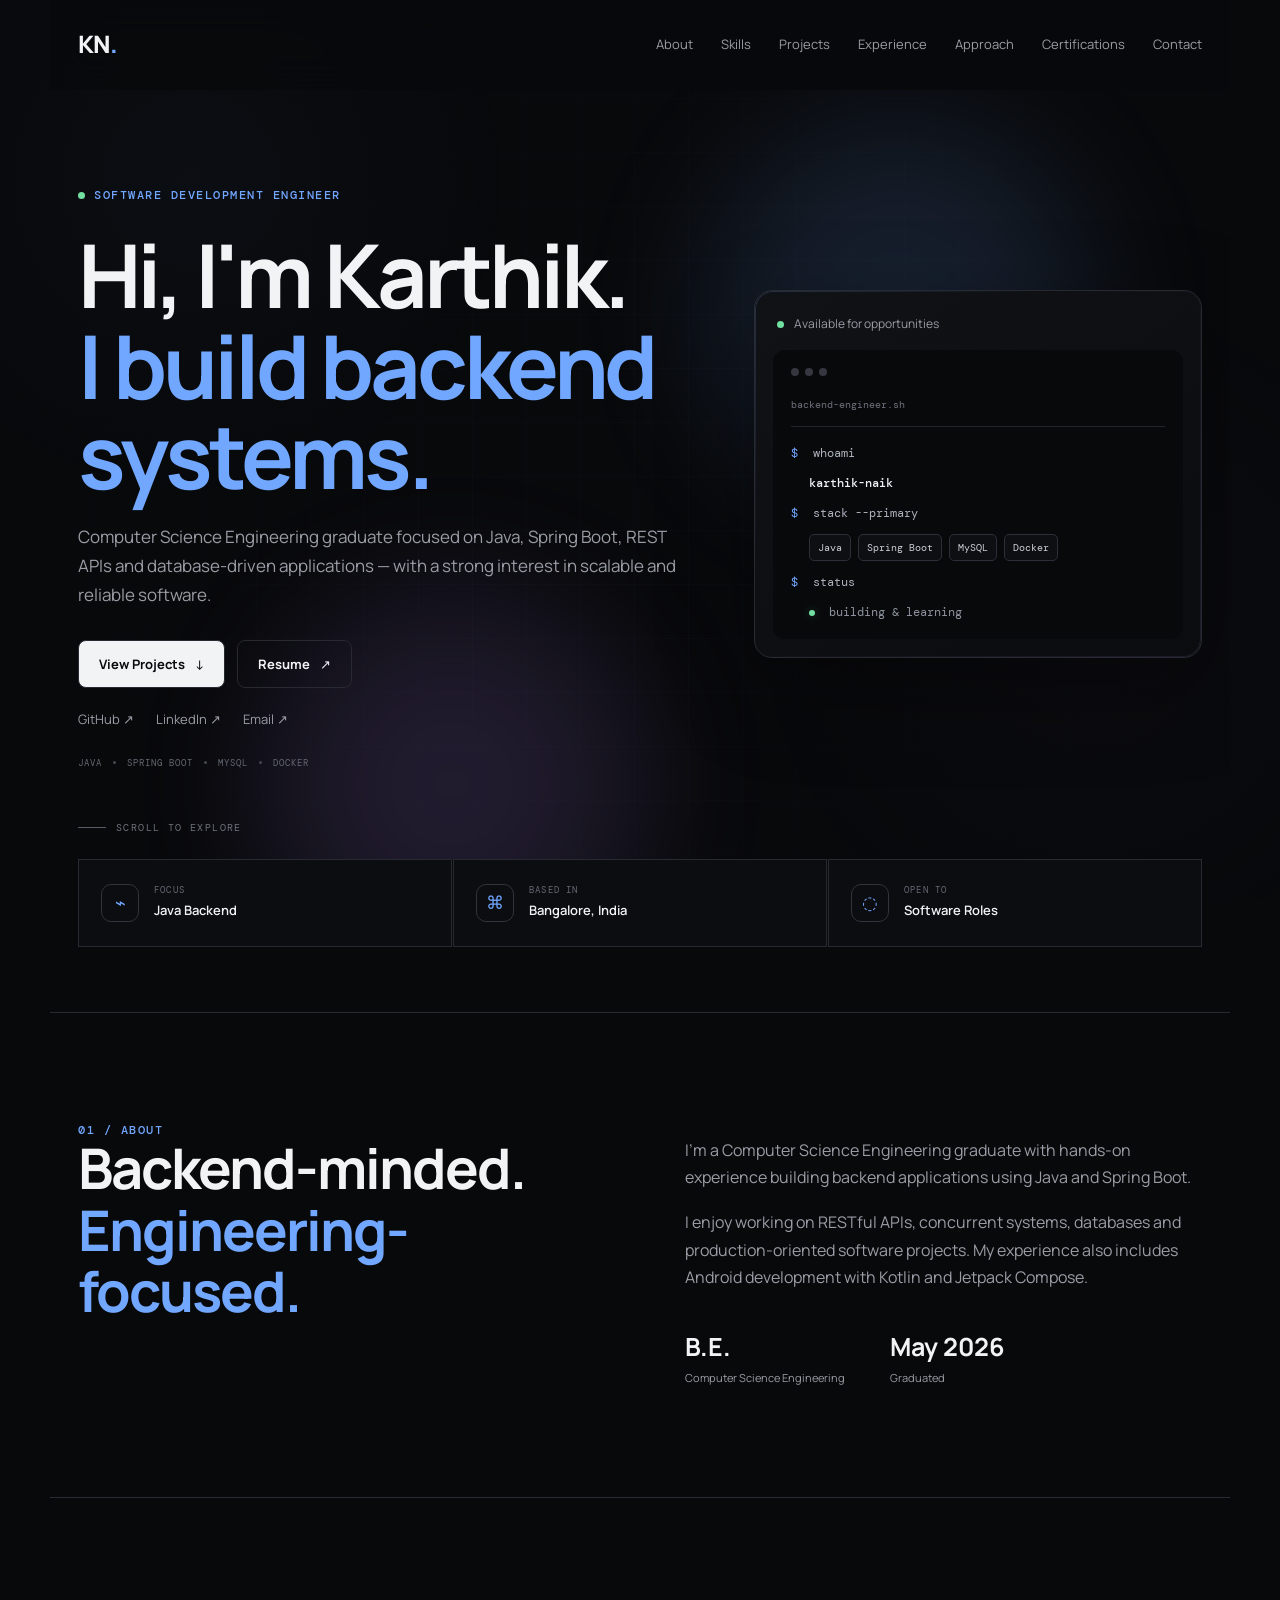
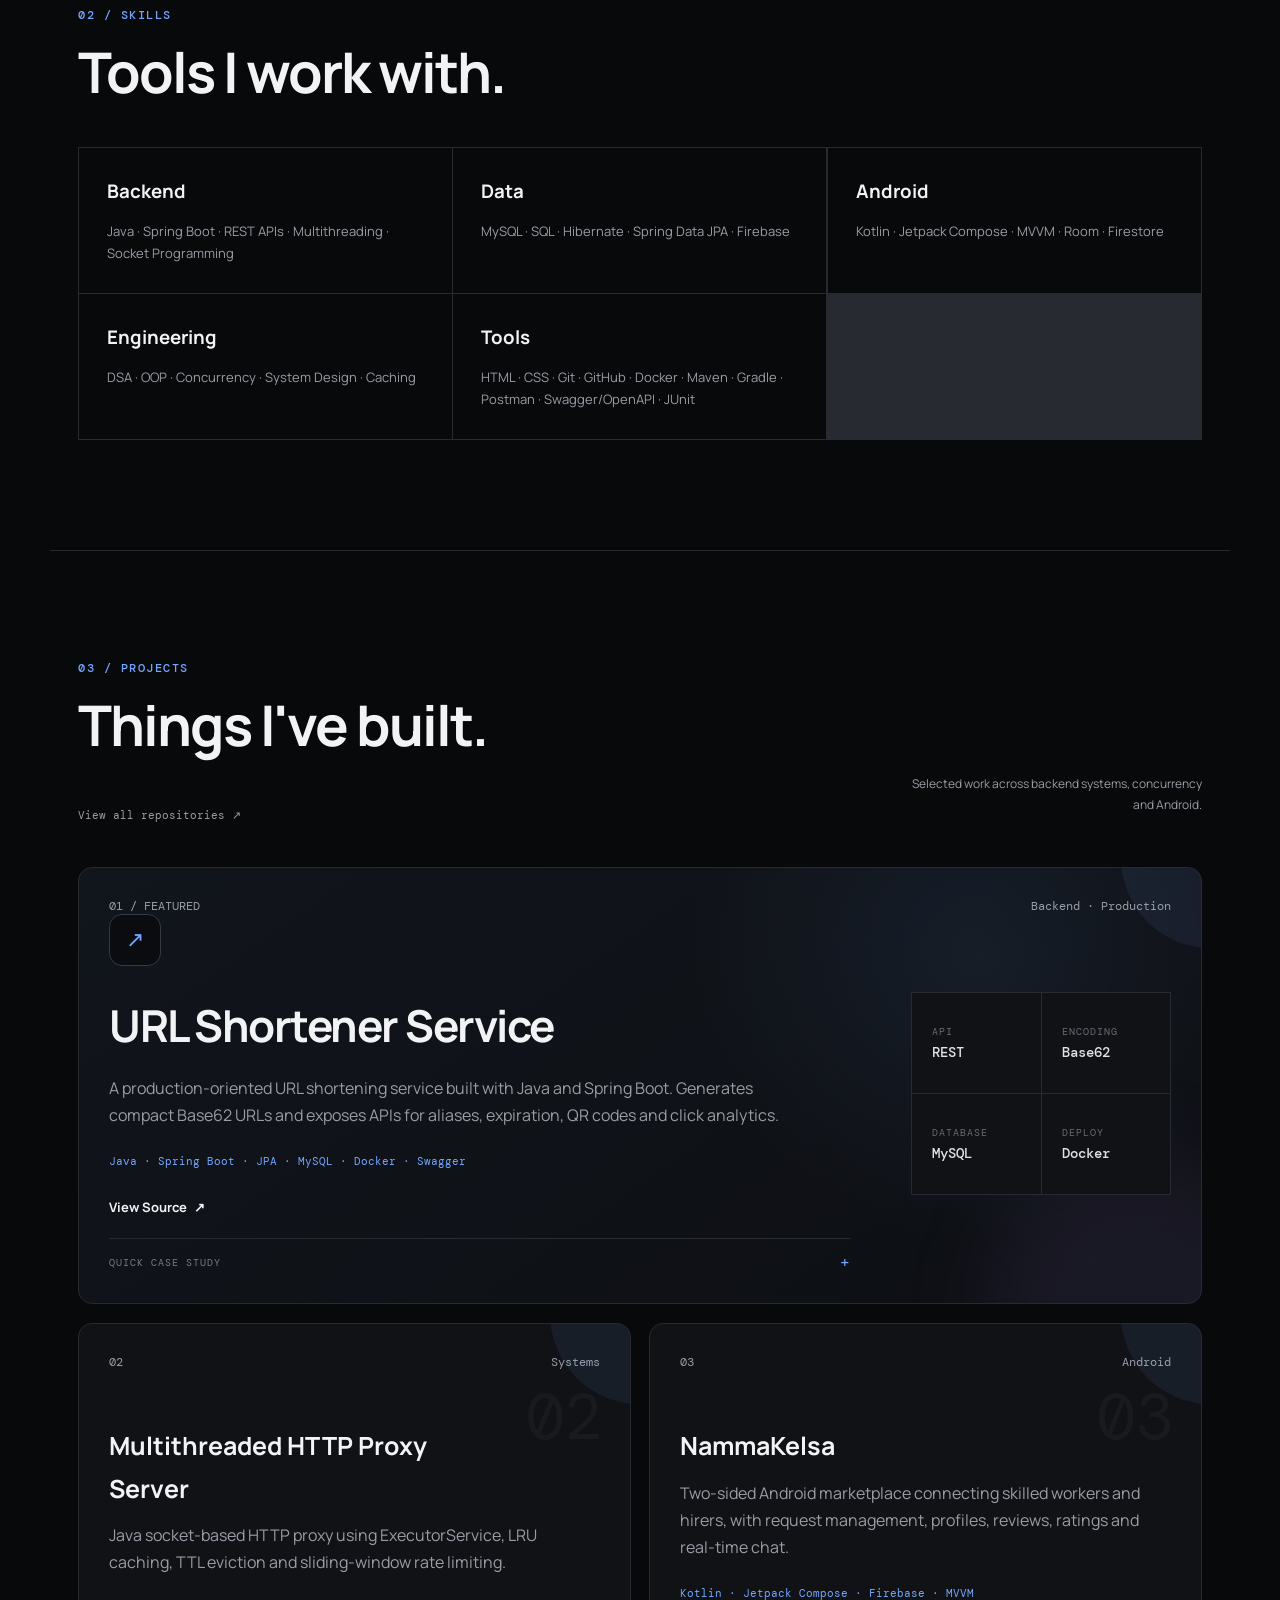
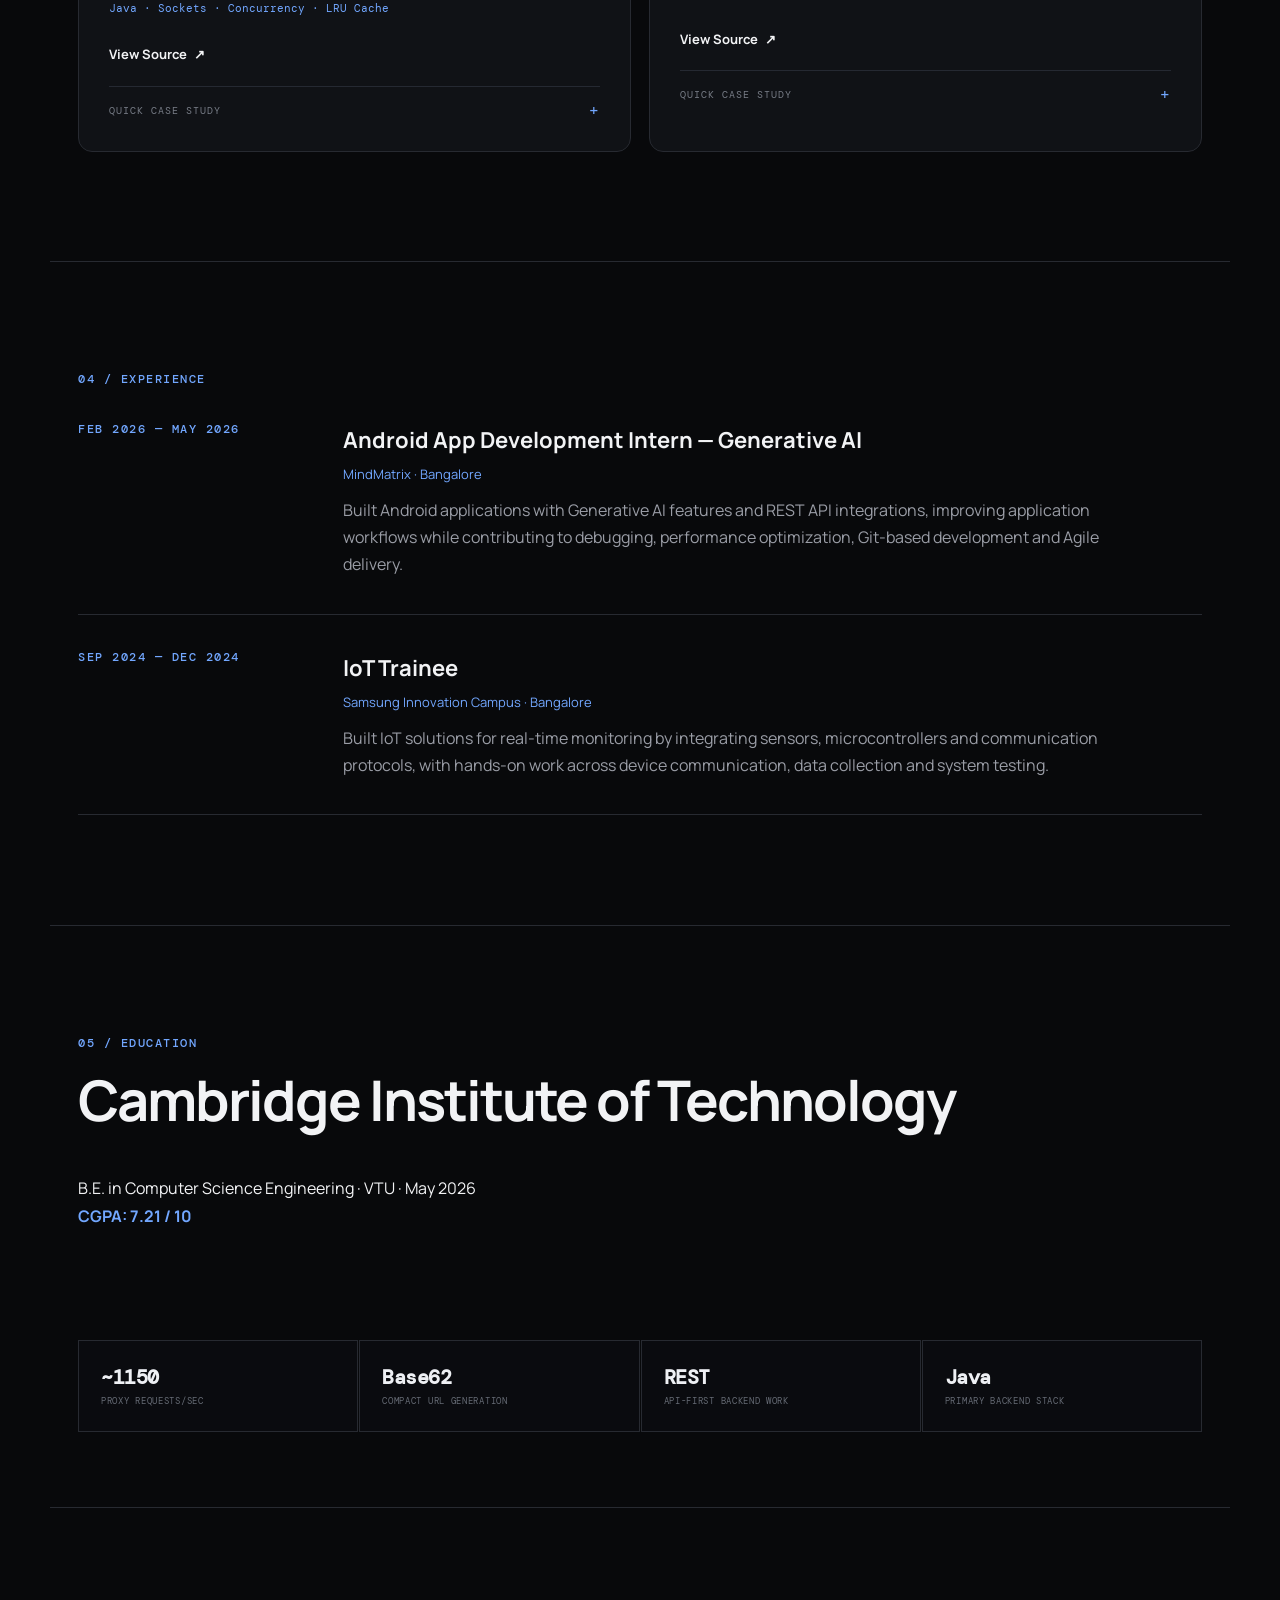
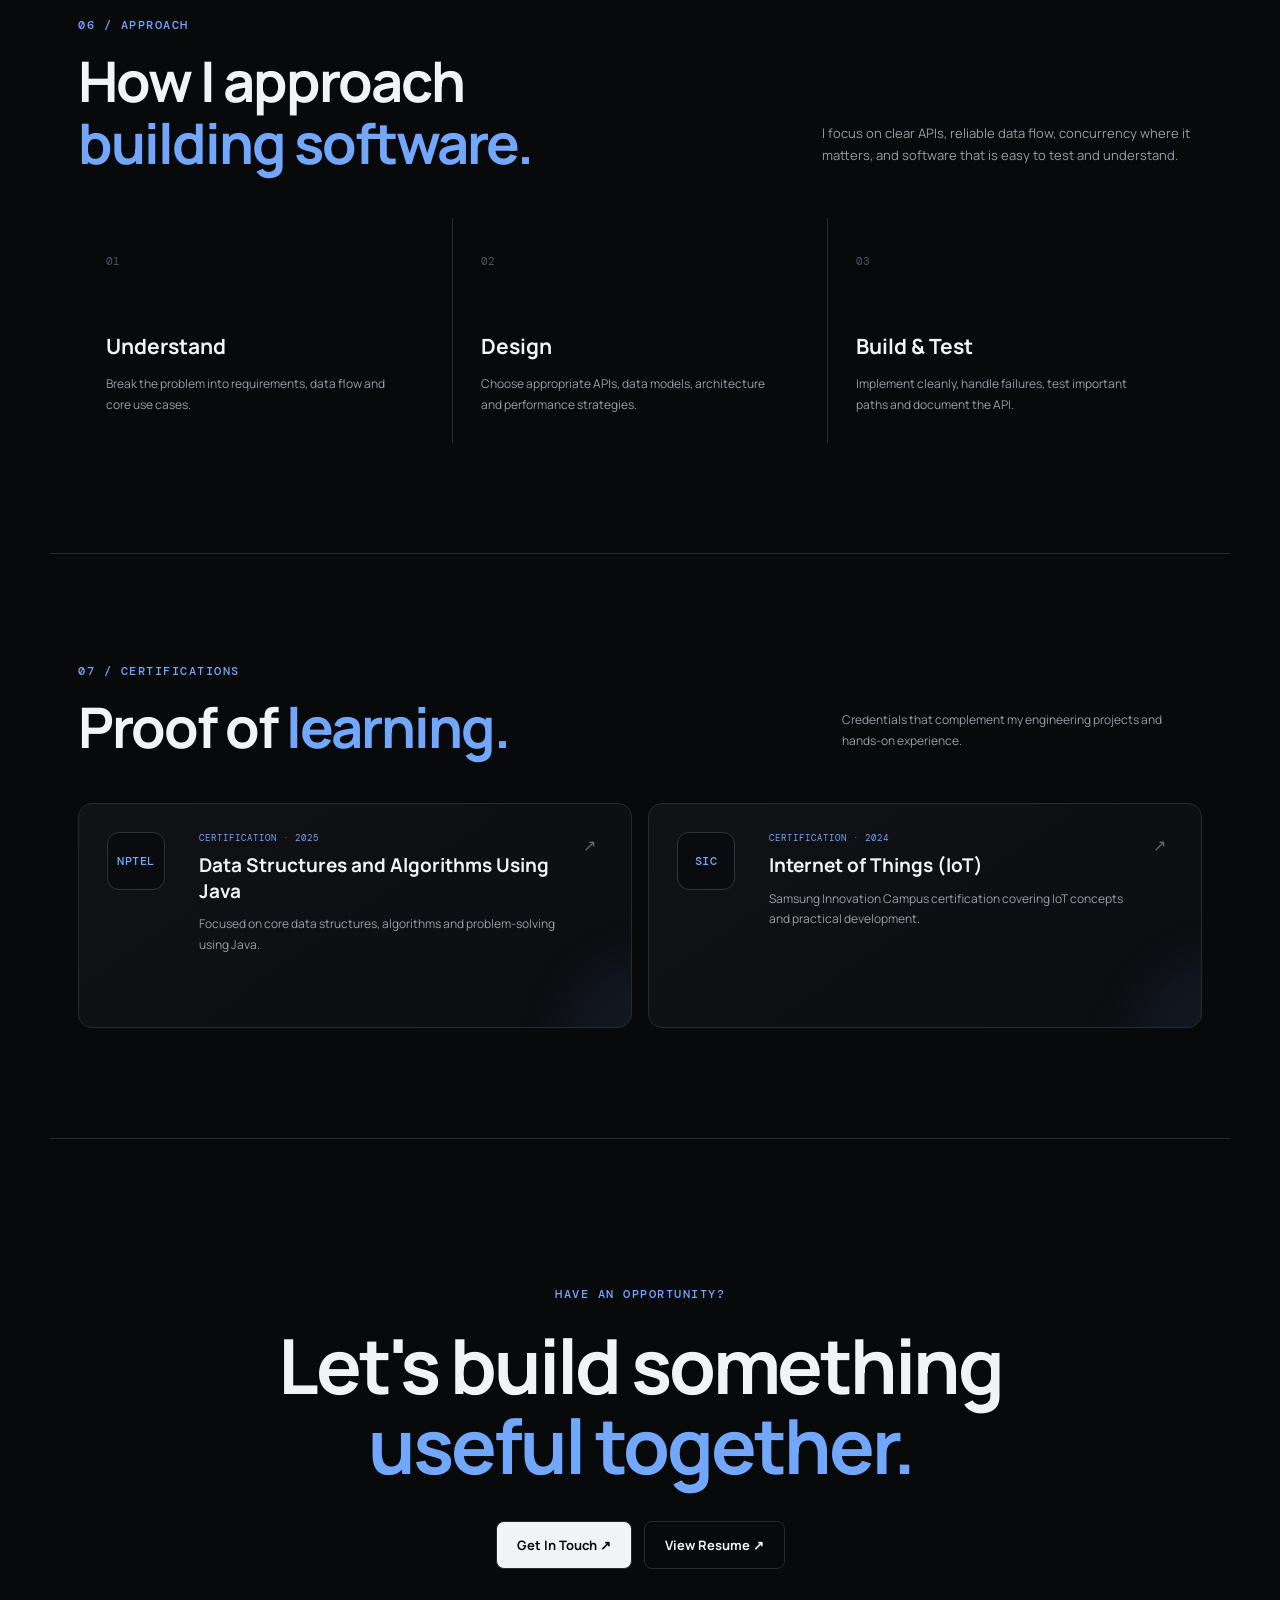
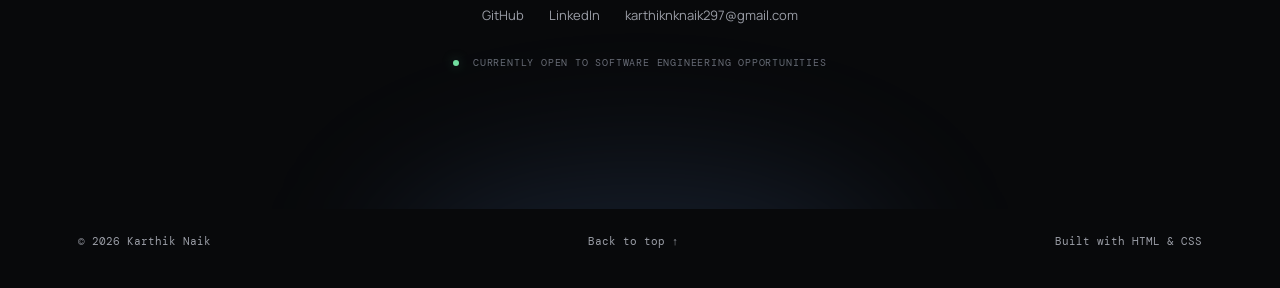
<file: index.html>
<!DOCTYPE html>
<html lang="en">
<head>
  <meta charset="UTF-8">
  <meta name="viewport" content="width=device-width, initial-scale=1.0">
  <meta name="description" content="Karthik Naik — Software Development Engineer and Java Backend Engineer.">
  <meta name="theme-color" content="#08090b">
  <meta property="og:title" content="Karthik Naik | Java Backend Engineer">
  <meta property="og:description" content="Java Backend Engineer focused on Spring Boot, REST APIs and database-driven systems.">
  <link rel="icon" href="data:image/svg+xml,%3Csvg xmlns='http://www.w3.org/2000/svg' viewBox='0 0 100 100'%3E%3Crect width='100' height='100' rx='20' fill='%2308090b'/%3E%3Ctext x='50' y='67' font-family='Arial' font-size='52' font-weight='700' text-anchor='middle' fill='%2372a7ff'%3EKN%3C/text%3E%3C/svg%3E">
  <title>Karthik Naik | Java Backend Engineer</title>
  <link rel="stylesheet" href="style.css">
</head>
<body>
  <header class="nav">
    <a class="logo" href="#home">KN<span>.</span></a>
    <nav>
      <a href="#about">About</a>
      <a href="#skills">Skills</a>
      <a href="#projects">Projects</a>
      <a href="#experience">Experience</a><a href="#approach">Approach</a><a href="#certifications">Certifications</a>
      <a href="#contact">Contact</a>
    </nav>
  </header>

  <main>
    <section id="home" class="hero">
      <div class="hero-grid"></div>
      <div class="orb orb-one"></div>
      <div class="orb orb-two"></div>
      <div class="hero-copy reveal">
        <p class="eyebrow"><span class="pulse-dot"></span> SOFTWARE DEVELOPMENT ENGINEER</p>
        <h1>Hi, I'm Karthik.<br><span>I build backend systems.</span></h1>
        <p class="lead">
          Computer Science Engineering graduate focused on Java, Spring Boot,
          REST APIs and database-driven applications — with a strong interest in
          scalable and reliable software.
        </p>
        <div class="actions">
          <a class="button primary magnetic" href="#projects">View Projects <b>↓</b></a>
          <a class="button secondary magnetic" href="assets/Karthik_Naik_Resume.pdf" target="_blank">Resume <b>↗</b></a>
        </div>
        <div class="socials">
          <a href="https://github.com/KaRtHiK-030" target="_blank">GitHub ↗</a>
          <a href="https://www.linkedin.com/in/karthik-naik-/" target="_blank">LinkedIn ↗</a>
          <a href="mailto:karthiknknaik297@gmail.com">Email ↗</a>
        </div>
        <div class="tech-line" aria-label="Primary technologies">
          <span>JAVA</span><i></i><span>SPRING BOOT</span><i></i><span>MYSQL</span><i></i><span>DOCKER</span>
        </div>
      </div>
      <div class="hero-card reveal reveal-delay">
        <div class="status"><span></span> Available for opportunities</div>
        <div class="code-window">
          <div class="dots"><i></i><i></i><i></i></div>
          <div class="terminal-head">backend-engineer.sh</div>
          <div class="terminal-body">
            <div><span class="prompt">$</span> whoami</div>
            <strong>karthik-naik</strong>
            <div><span class="prompt">$</span> stack --primary</div>
            <div class="stack-output">
              <span>Java</span><span>Spring Boot</span><span>MySQL</span><span>Docker</span>
            </div>
            <div><span class="prompt">$</span> status</div>
            <div class="terminal-status"><span></span> building &amp; learning</div>
          </div>
        </div>
      </div>
      <a class="scroll-cue" href="#about"><span></span> SCROLL TO EXPLORE</a>
    </section>

    <section class="identity-strip">
      <div class="identity-item">
        <span class="identity-icon">⌁</span>
        <div><small>FOCUS</small><strong>Java Backend</strong></div>
      </div>
      <div class="identity-item">
        <span class="identity-icon">⌘</span>
        <div><small>BASED IN</small><strong>Bangalore, India</strong></div>
      </div>
      <div class="identity-item">
        <span class="identity-icon">◌</span>
        <div><small>OPEN TO</small><strong>Software Roles</strong></div>
      </div>
    </section>

    <section id="about" class="section reveal-section">
      <div class="section-label">01 / ABOUT</div>
      <div class="about-grid">
        <h2>Backend-minded.<br><span>Engineering-focused.</span></h2>
        <div>
          <p>
            I'm a Computer Science Engineering graduate with hands-on experience
            building backend applications using Java and Spring Boot.
          </p>
          <p>
            I enjoy working on RESTful APIs, concurrent systems, databases and
            production-oriented software projects. My experience also includes
            Android development with Kotlin and Jetpack Compose.
          </p>
          <div class="facts">
            <div class="fact"><strong>B.E.</strong><small>Computer Science Engineering</small></div>
            <div class="fact"><strong>May 2026</strong><small>Graduated</small></div>
          </div>
        </div>
      </div>
    </section>

    <section id="skills" class="section reveal-section">
      <div class="section-label">02 / SKILLS</div>
      <h2>Tools I work with.</h2>
      <div class="skill-grid">
        <article><h3>Backend</h3><p>Java · Spring Boot · REST APIs · Multithreading · Socket Programming</p></article>
        <article><h3>Data</h3><p>MySQL · SQL · Hibernate · Spring Data JPA · Firebase</p></article>
        <article><h3>Android</h3><p>Kotlin · Jetpack Compose · MVVM · Room · Firestore</p></article>
        <article><h3>Engineering</h3><p>DSA · OOP · Concurrency · System Design · Caching</p></article>
        <article><h3>Tools</h3><p>HTML · CSS · Git · GitHub · Docker · Maven · Gradle · Postman · Swagger/OpenAPI · JUnit</p></article>
      </div>
    </section>

    <section id="projects" class="section reveal-section">
      <div class="section-label">03 / PROJECTS</div>
      <div class="section-heading-row">
        <div>
          <h2>Things I've built.</h2>
          <a class="all-projects-link" href="https://github.com/KaRtHiK-030" target="_blank">View all repositories ↗</a>
        </div>
        <p>Selected work across backend systems, concurrency and Android.</p>
      </div>

      <div class="projects">
        <article class="project featured project-main">
          <div class="project-glow"></div>
          <div class="project-top"><span>01 / FEATURED</span><span>Backend · Production</span></div>
          <div class="project-layout">
            <div>
              <div class="project-icon"><span>↗</span></div>
              <h3>URL Shortener Service</h3>
              <p>
                A production-oriented URL shortening service built with Java and
                Spring Boot. Generates compact Base62 URLs and exposes APIs for
                aliases, expiration, QR codes and click analytics.
              </p>
              <div class="tags">Java · Spring Boot · JPA · MySQL · Docker · Swagger</div>
              <a class="project-link" href="https://github.com/KaRtHiK-030/url-shortener" target="_blank">View Source <span>↗</span></a>
              <details class="case-study">
                <summary>Quick case study <span>+</span></summary>
                <div class="case-body">
                  <div><b>Built</b><p>RESTful URL shortening service with compact Base62 URL generation.</p></div>
                  <div><b>Key work</b><p>Custom aliases, URL expiration, QR code generation, click analytics and global exception handling.</p></div>
                  <div><b>Engineering</b><p>Spring Data JPA with MySQL, Swagger/OpenAPI documentation, JUnit integration testing, JaCoCo coverage and Docker containerization.</p></div>
                </div>
              </details>
            </div>
            <div class="project-metrics">
              <div><span>API</span><strong>REST</strong></div>
              <div><span>Encoding</span><strong>Base62</strong></div>
              <div><span>Database</span><strong>MySQL</strong></div>
              <div><span>Deploy</span><strong>Docker</strong></div>
            </div>
          </div>
        </article>

        <article class="project project-small">
          <div class="project-top"><span>02</span><span>Systems</span></div>
          <div class="project-number">02</div>
          <h3>Multithreaded HTTP Proxy Server</h3>
          <p>
            Java socket-based HTTP proxy using ExecutorService, LRU caching,
            TTL eviction and sliding-window rate limiting.
          </p>
          <div class="tags">Java · Sockets · Concurrency · LRU Cache</div>
          <a class="project-link" href="https://github.com/KaRtHiK-030/multithreaded-http-proxy-server" target="_blank">View Source <span>↗</span></a>
          <details class="case-study">
            <summary>Quick case study <span>+</span></summary>
            <div class="case-body">
              <div><b>Built</b><p>Multithreaded HTTP proxy server using Java socket programming.</p></div>
              <div><b>Key work</b><p>ExecutorService for concurrent connections, LRU cache with TTL eviction and sliding-window rate limiting.</p></div>
              <div><b>Result</b><p>Exposed a metrics endpoint and benchmarked the proxy at approximately 1150 requests/sec.</p></div>
            </div>
          </details>
        </article>

        <article class="project project-small">
          <div class="project-top"><span>03</span><span>Android</span></div>
          <div class="project-number">03</div>
          <h3>NammaKelsa</h3>
          <p>
            Two-sided Android marketplace connecting skilled workers and hirers,
            with request management, profiles, reviews, ratings and real-time chat.
          </p>
          <div class="tags">Kotlin · Jetpack Compose · Firebase · MVVM</div>
          <a class="project-link" href="https://github.com/KaRtHiK-030/NammaKelsa" target="_blank">View Source <span>↗</span></a>
          <details class="case-study">
            <summary>Quick case study <span>+</span></summary>
            <div class="case-body">
              <div><b>Built</b><p>Two-sided Android marketplace connecting skilled workers with hirers.</p></div>
              <div><b>Architecture</b><p>MVVM with Repository pattern using Firebase Authentication, Cloud Firestore and Realtime Database.</p></div>
              <div><b>Features</b><p>Worker/hirer workflows, request management, reviews, ratings, favorites, profiles and real-time chat.</p></div>
            </div>
          </details>
        </article>
      </div>
    </section>

    <section id="experience" class="section reveal-section">
      <div class="section-label">04 / EXPERIENCE</div>
      <div class="timeline">
        <article>
          <div class="date">FEB 2026 — MAY 2026</div>
          <div>
            <h3>Android App Development Intern — Generative AI</h3>
            <p class="company">MindMatrix · Bangalore</p>
            <p>Built Android applications with Generative AI features and REST API integrations, improving application workflows while contributing to debugging, performance optimization, Git-based development and Agile delivery.</p>
          </div>
        </article>
        <article>
          <div class="date">SEP 2024 — DEC 2024</div>
          <div>
            <h3>IoT Trainee</h3>
            <p class="company">Samsung Innovation Campus · Bangalore</p>
            <p>Built IoT solutions for real-time monitoring by integrating sensors, microcontrollers and communication protocols, with hands-on work across device communication, data collection and system testing.</p>
          </div>
        </article>
      </div>
    </section>

    <section class="section education reveal-section">
      <div class="section-label">05 / EDUCATION</div>
      <h2>Cambridge Institute of Technology</h2>
      <p>B.E. in Computer Science Engineering · VTU · May 2026</p>
      <strong>CGPA: 7.21 / 10</strong>
    </section>


    <section class="highlight-strip" aria-label="Engineering highlights">
      <div><strong>~1150</strong><span>proxy requests/sec</span></div>
      <div><strong>Base62</strong><span>compact URL generation</span></div>
      <div><strong>REST</strong><span>API-first backend work</span></div>
      <div><strong>Java</strong><span>primary backend stack</span></div>
    </section>

    <section id="approach" class="section reveal-section">
      <div class="section-label">06 / APPROACH</div>
      <div class="approach-heading">
        <h2>How I approach<br><span>building software.</span></h2>
        <p>I focus on clear APIs, reliable data flow, concurrency where it matters, and software that is easy to test and understand.</p>
      </div>
      <div class="approach-grid">
        <article><span>01</span><h3>Understand</h3><p>Break the problem into requirements, data flow and core use cases.</p></article>
        <article><span>02</span><h3>Design</h3><p>Choose appropriate APIs, data models, architecture and performance strategies.</p></article>
        <article><span>03</span><h3>Build & Test</h3><p>Implement cleanly, handle failures, test important paths and document the API.</p></article>
      </div>
    </section>

    <section id="certifications" class="section reveal-section">
      <div class="section-label">07 / CERTIFICATIONS</div>
      <div class="cert-heading">
        <h2>Proof of <span>learning.</span></h2>
        <p>Credentials that complement my engineering projects and hands-on experience.</p>
      </div>

      <div class="cert-grid">
        <article class="cert-card">
          <div class="cert-mark">NPTEL</div>
          <div>
            <p class="cert-type">CERTIFICATION · 2025</p>
            <h3>Data Structures and Algorithms Using Java</h3>
            <p>Focused on core data structures, algorithms and problem-solving using Java.</p>
          </div>
          <span class="cert-arrow">↗</span>
        </article>

        <article class="cert-card">
          <div class="cert-mark">SIC</div>
          <div>
            <p class="cert-type">CERTIFICATION · 2024</p>
            <h3>Internet of Things (IoT)</h3>
            <p>Samsung Innovation Campus certification covering IoT concepts and practical development.</p>
          </div>
          <span class="cert-arrow">↗</span>
        </article>
      </div>
    </section>

    <section id="contact" class="contact reveal-section">
      <p class="eyebrow">HAVE AN OPPORTUNITY?</p>
      <h2>Let's build something<br><span>useful together.</span></h2>
      <div class="contact-actions">
        <a class="button primary" href="mailto:karthiknknaik297@gmail.com">Get In Touch ↗</a>
        <a class="button secondary" href="assets/Karthik_Naik_Resume.pdf" target="_blank">View Resume ↗</a>
      </div>
      <div class="contact-links">
        <a href="https://github.com/KaRtHiK-030" target="_blank">GitHub</a>
        <a href="https://www.linkedin.com/in/karthik-naik-/" target="_blank">LinkedIn</a>
        <a href="mailto:karthiknknaik297@gmail.com">karthiknknaik297@gmail.com</a>
      </div>
      <div class="availability-note"><span></span> Currently open to software engineering opportunities</div>
    </section>
  </main>

  <footer>
    <span>© 2026 Karthik Naik</span>
    <a href="#home">Back to top ↑</a>
    <span>Built with HTML & CSS</span>
  </footer>
</body>
</html>
</file>
<file: style.css>
@import url('https://fonts.googleapis.com/css2?family=DM+Mono:wght@400;500&family=Manrope:wght@400;500;600;700;800&display=swap');

:root {
  --bg: #08090b;
  --surface: #101216;
  --surface-2: #15171c;
  --text: #f2f3f5;
  --muted: #9a9da6;
  --line: #272a31;
  --accent: #72a7ff;
  --accent-2: #b58cff;
}

* { box-sizing: border-box; margin: 0; padding: 0; }
html { scroll-behavior: smooth; }
body {
  background: var(--bg);
  color: var(--text);
  font-family: Manrope, sans-serif;
  line-height: 1.7;
}
a { color: inherit; text-decoration: none; }
.nav {
  position: sticky; top: 0; z-index: 10;
  display: flex; justify-content: space-between; align-items: center;
  max-width: 1180px; margin: auto; padding: 24px 28px;
  background: rgba(8,9,11,.82); backdrop-filter: blur(18px);
}
.logo { font-size: 24px; font-weight: 800; letter-spacing: -1px; }
.logo span, h1 span, h2 span { color: var(--accent); }
.nav nav { display: flex; gap: 28px; }
.nav nav a, .socials a, .contact-links a { color: var(--muted); font-size: 13px; transition: .2s; }
.nav nav a:hover, .socials a:hover, .contact-links a:hover { color: var(--text); }

.hero {
  min-height: 82vh; max-width: 1180px; margin: auto; padding: 90px 28px;
  display: grid; grid-template-columns: 1.15fr .85fr; gap: 70px; align-items: center;
}
.eyebrow, .section-label, .date {
  font: 500 12px/1.2 "DM Mono", monospace;
  letter-spacing: 1.5px; color: var(--accent);
}
h1 { font-size: clamp(52px, 7vw, 88px); line-height: 1.03; letter-spacing: -4px; margin: 22px 0; }
.lead { max-width: 650px; color: var(--muted); font-size: 17px; }
.actions { display: flex; gap: 12px; margin: 30px 0 20px; }
.button {
  display: inline-block; padding: 12px 20px; border-radius: 8px;
  font-size: 13px; font-weight: 700; border: 1px solid var(--line);
}
.button.primary { background: var(--text); color: #090a0c; }
.button.secondary:hover { background: var(--surface-2); }
.socials { display: flex; gap: 22px; }

.hero-card {
  padding: 18px; border: 1px solid var(--line); border-radius: 18px;
  background: linear-gradient(145deg, var(--surface), #0b0c0f);
  box-shadow: 0 30px 90px rgba(0,0,0,.35);
}
.status { color: var(--muted); font-size: 12px; margin: 5px 4px 16px; }
.status span { display: inline-block; width: 7px; height: 7px; background: #72e0a0; border-radius: 50%; margin-right: 8px; }
.code-window { background: #08090b; border-radius: 12px; padding: 18px; }
.dots { display: flex; gap: 6px; margin-bottom: 22px; }
.dots i { width: 8px; height: 8px; border-radius: 50%; background: #343740; }
pre { overflow: auto; font: 13px/2 "DM Mono", monospace; color: #c6c9d1; }
pre b { color: var(--accent-2); font-weight: 500; }

.section { max-width: 1180px; margin: auto; padding: 110px 28px; border-top: 1px solid var(--line); }
.section h2 { font-size: clamp(34px, 5vw, 56px); line-height: 1.1; letter-spacing: -2px; margin: 18px 0 45px; }
.about-grid { display: grid; grid-template-columns: 1fr 1fr; gap: 90px; }
.about-grid h2 { margin-top: 0; }
.about-grid p { color: var(--muted); margin-bottom: 18px; }
.facts { display: flex; gap: 45px; margin-top: 35px; }
.facts div { display: flex; flex-direction: column; }
.facts strong { font-size: 25px; }
.facts small { color: var(--muted); font-size: 11px; }

.skill-grid { display: grid; grid-template-columns: repeat(3, 1fr); gap: 1px; background: var(--line); border: 1px solid var(--line); }
.skill-grid article { background: var(--bg); padding: 28px; min-height: 145px; }
.skill-grid h3 { margin-bottom: 12px; }
.skill-grid p { color: var(--muted); font-size: 13px; }

.projects { display: grid; grid-template-columns: repeat(2, 1fr); gap: 18px; }
.project {
  border: 1px solid var(--line); border-radius: 14px; padding: 30px;
  background: var(--surface); transition: transform .25s, border-color .25s;
}
.project:hover { transform: translateY(-5px); border-color: #414550; }
.project.featured { grid-column: span 2; }
.project-top { display: flex; justify-content: space-between; color: var(--muted); font: 12px "DM Mono", monospace; }
.project h3 { font-size: 27px; margin: 28px 0 12px; }
.project p { color: var(--muted); max-width: 720px; }
.tags { color: var(--accent); font: 11px "DM Mono", monospace; margin: 25px 0; }
.project a { font-size: 13px; font-weight: 700; }

.timeline article {
  display: grid; grid-template-columns: 220px 1fr; gap: 45px;
  padding: 35px 0; border-bottom: 1px solid var(--line);
}
.timeline h3 { font-size: 22px; }
.company { color: var(--accent); margin: 4px 0 12px; font-size: 13px; }
.timeline p:last-child { color: var(--muted); max-width: 760px; }

.education strong { color: var(--accent); }

.contact {
  text-align: center; max-width: 1180px; margin: 0 auto; padding: 140px 28px;
  border-top: 1px solid var(--line);
}
.contact h2 { font-size: clamp(44px, 6vw, 76px); line-height: 1.05; letter-spacing: -3px; margin: 20px 0 35px; }
.contact-links { display: flex; justify-content: center; gap: 25px; margin-top: 35px; }

footer {
  max-width: 1180px; margin: auto; padding: 25px 28px 40px;
  display: flex; justify-content: space-between; color: var(--muted);
  font: 11px "DM Mono", monospace;
}

@media (max-width: 800px) {
  .nav nav { display: none; }
  .hero { grid-template-columns: 1fr; padding-top: 60px; }
  .about-grid { grid-template-columns: 1fr; gap: 25px; }
  .skill-grid { grid-template-columns: 1fr; }
  .projects { grid-template-columns: 1fr; }
  .project.featured { grid-column: auto; }
  .timeline article { grid-template-columns: 1fr; gap: 10px; }
  .contact-links { flex-direction: column; gap: 10px; }
  footer { flex-direction: column; gap: 8px; }
  h1 { letter-spacing: -2.5px; }
}


/* ---------- V2: motion + visual polish ---------- */

body {
  overflow-x: hidden;
}

.hero {
  position: relative;
  isolation: isolate;
  overflow: hidden;
}

.hero-grid {
  position: absolute;
  inset: -20% -10%;
  z-index: -3;
  opacity: .42;
  background-image:
    linear-gradient(rgba(114,167,255,.055) 1px, transparent 1px),
    linear-gradient(90deg, rgba(114,167,255,.055) 1px, transparent 1px);
  background-size: 54px 54px;
  mask-image: radial-gradient(circle at center, black 20%, transparent 72%);
  animation: gridDrift 18s linear infinite;
}

.orb {
  position: absolute;
  z-index: -2;
  width: 380px;
  height: 380px;
  border-radius: 50%;
  filter: blur(70px);
  opacity: .14;
  pointer-events: none;
}

.orb-one {
  top: 4%;
  right: 12%;
  background: #72a7ff;
  animation: floatOne 8s ease-in-out infinite;
}

.orb-two {
  bottom: -15%;
  left: 18%;
  background: #b58cff;
  animation: floatTwo 10s ease-in-out infinite;
}

.pulse-dot {
  display: inline-block;
  width: 7px;
  height: 7px;
  margin-right: 9px;
  border-radius: 50%;
  background: #72e0a0;
  box-shadow: 0 0 0 0 rgba(114,224,160,.45);
  animation: pulse 2s infinite;
}

.hero h1 {
  animation: heroText .9s cubic-bezier(.2,.8,.2,1) both;
}

.hero .lead {
  animation: heroText .9s .12s cubic-bezier(.2,.8,.2,1) both;
}

.hero .actions {
  animation: heroText .9s .22s cubic-bezier(.2,.8,.2,1) both;
}

.hero .socials {
  animation: heroText .9s .32s cubic-bezier(.2,.8,.2,1) both;
}

.hero-card {
  transition: transform .35s ease, border-color .35s ease, box-shadow .35s ease;
}

.hero-card:hover {
  transform: translateY(-8px) rotateX(1deg) rotateY(-1deg);
  border-color: #3b4351;
  box-shadow: 0 35px 100px rgba(53,95,165,.14);
}

.code-window {
  position: relative;
  overflow: hidden;
}

.code-window::after {
  content: "";
  position: absolute;
  top: -20%;
  left: -80%;
  width: 45%;
  height: 150%;
  background: linear-gradient(90deg, transparent, rgba(255,255,255,.07), transparent);
  transform: skewX(-18deg);
  animation: scan 5s ease-in-out infinite;
}

.magnetic {
  transition: transform .25s ease, box-shadow .25s ease, background .25s ease;
}

.magnetic:hover {
  transform: translateY(-3px);
  box-shadow: 0 12px 35px rgba(0,0,0,.24);
}

.button b {
  margin-left: 7px;
  font-weight: 500;
  transition: transform .2s ease;
}

.button:hover b {
  display: inline-block;
  transform: translateX(3px);
}

.scroll-cue {
  position: absolute;
  bottom: 25px;
  left: 28px;
  color: #6e727c;
  font: 10px "DM Mono", monospace;
  letter-spacing: 1.4px;
  display: flex;
  align-items: center;
  gap: 10px;
}

.scroll-cue span {
  display: block;
  width: 28px;
  height: 1px;
  background: #555a64;
  animation: scrollLine 1.8s ease-in-out infinite;
}

.fact {
  position: relative;
}

.fact::before {
  content: "";
  position: absolute;
  left: 0;
  top: -12px;
  width: 18px;
  height: 1px;
  background: var(--accent);
  transform: scaleX(0);
  transform-origin: left;
  transition: transform .4s ease;
}

.fact:hover::before {
  transform: scaleX(1);
}

.skill-grid article {
  position: relative;
  overflow: hidden;
  transition: transform .25s ease, background .25s ease;
}

.skill-grid article::before {
  content: "";
  position: absolute;
  inset: 0;
  background: radial-gradient(circle at 0 0, rgba(114,167,255,.09), transparent 42%);
  opacity: 0;
  transition: opacity .3s ease;
}

.skill-grid article:hover {
  transform: translateY(-3px);
  background: #0d0f13;
}

.skill-grid article:hover::before {
  opacity: 1;
}

.project {
  position: relative;
  overflow: hidden;
}

.project::before {
  content: "";
  position: absolute;
  width: 180px;
  height: 180px;
  right: -100px;
  top: -100px;
  border-radius: 50%;
  background: rgba(114,167,255,.08);
  transition: transform .45s ease;
}

.project:hover::before {
  transform: scale(1.8);
}

.project a {
  position: relative;
  display: inline-block;
}

.project a::after {
  content: "";
  position: absolute;
  left: 0;
  bottom: -4px;
  width: 100%;
  height: 1px;
  background: var(--accent);
  transform: scaleX(0);
  transform-origin: left;
  transition: transform .25s ease;
}

.project a:hover::after {
  transform: scaleX(1);
}

.timeline article {
  transition: padding-left .3s ease;
}

.timeline article:hover {
  padding-left: 10px;
}

.contact {
  position: relative;
  overflow: hidden;
}

.contact::before {
  content: "";
  position: absolute;
  width: 520px;
  height: 220px;
  left: 50%;
  bottom: -180px;
  transform: translateX(-50%);
  border-radius: 50%;
  background: rgba(114,167,255,.13);
  filter: blur(70px);
  pointer-events: none;
}

.reveal-section {
  animation: sectionReveal linear both;
  animation-timeline: view();
  animation-range: entry 0% cover 22%;
}

@keyframes heroText {
  from { opacity: 0; transform: translateY(22px); }
  to { opacity: 1; transform: translateY(0); }
}

@keyframes gridDrift {
  from { transform: translate3d(0,0,0); }
  to { transform: translate3d(54px,54px,0); }
}

@keyframes floatOne {
  0%,100% { transform: translate(0,0) scale(1); }
  50% { transform: translate(-35px,25px) scale(1.08); }
}

@keyframes floatTwo {
  0%,100% { transform: translate(0,0) scale(1); }
  50% { transform: translate(35px,-30px) scale(1.12); }
}

@keyframes pulse {
  70% { box-shadow: 0 0 0 8px rgba(114,224,160,0); }
  100% { box-shadow: 0 0 0 0 rgba(114,224,160,0); }
}

@keyframes scan {
  0%, 20% { left: -80%; }
  55%, 100% { left: 140%; }
}

@keyframes scrollLine {
  0%,100% { transform: scaleX(.45); transform-origin: left; opacity: .5; }
  50% { transform: scaleX(1); transform-origin: left; opacity: 1; }
}

@keyframes sectionReveal {
  from { opacity: .25; transform: translateY(45px); }
  to { opacity: 1; transform: translateY(0); }
}

@media (prefers-reduced-motion: reduce) {
  *, *::before, *::after {
    animation-duration: .01ms !important;
    animation-iteration-count: 1 !important;
    scroll-behavior: auto !important;
  }
}

@media (max-width: 800px) {
  .hero-grid { background-size: 38px 38px; }
  .orb { width: 260px; height: 260px; filter: blur(55px); }
  .scroll-cue { display: none; }
}


/* ---------- V3: project showcase ---------- */

.section-heading-row {
  display: flex;
  align-items: flex-end;
  justify-content: space-between;
  gap: 30px;
}

.section-heading-row h2 {
  margin-bottom: 45px;
}

.section-heading-row > p {
  max-width: 310px;
  margin-bottom: 52px;
  color: var(--muted);
  font-size: 12px;
  text-align: right;
}

.project {
  min-height: 360px;
}

.project-main {
  min-height: 410px;
  background:
    radial-gradient(circle at 80% 20%, rgba(114,167,255,.08), transparent 30%),
    linear-gradient(145deg, #11151c, #0d0f13);
}

.project-main .project-glow {
  position: absolute;
  width: 300px;
  height: 300px;
  right: -90px;
  bottom: -150px;
  border-radius: 50%;
  background: rgba(181,140,255,.08);
  filter: blur(45px);
  transition: transform .6s ease;
}

.project-main:hover .project-glow {
  transform: scale(1.35);
}

.project-layout {
  position: relative;
  z-index: 1;
  display: grid;
  grid-template-columns: 1fr 260px;
  gap: 60px;
  align-items: center;
  height: calc(100% - 30px);
}

.project-icon {
  width: 52px;
  height: 52px;
  display: grid;
  place-items: center;
  border: 1px solid #343945;
  border-radius: 13px;
  background: #0a0c10;
  font-size: 22px;
  color: var(--accent);
  transition: transform .3s ease, border-color .3s ease;
}

.project-main:hover .project-icon {
  transform: translateY(-4px) rotate(-4deg);
  border-color: var(--accent);
}

.project-main h3 {
  font-size: clamp(30px, 4vw, 44px);
  letter-spacing: -1.5px;
  margin: 22px 0 12px;
}

.project-main p {
  max-width: 690px;
}

.project-metrics {
  display: grid;
  grid-template-columns: 1fr 1fr;
  gap: 1px;
  background: var(--line);
  border: 1px solid var(--line);
}

.project-metrics div {
  min-height: 100px;
  padding: 20px;
  background: rgba(8,9,11,.72);
  display: flex;
  flex-direction: column;
  justify-content: center;
}

.project-metrics span {
  color: #676b75;
  font: 10px "DM Mono", monospace;
  text-transform: uppercase;
  letter-spacing: 1px;
  margin-bottom: 5px;
}

.project-metrics strong {
  font: 500 14px "DM Mono", monospace;
  color: #dfe2e8;
}

.project-number {
  position: absolute;
  top: 62px;
  right: 28px;
  font: 64px/1 "DM Mono", monospace;
  color: rgba(255,255,255,.035);
  transition: color .3s ease, transform .3s ease;
}

.project-small:hover .project-number {
  color: rgba(114,167,255,.10);
  transform: translateY(-5px);
}

.project-small h3 {
  position: relative;
  max-width: 390px;
  font-size: 25px;
  margin-top: 55px;
}

.project-small p {
  max-width: 470px;
}

.project-link {
  position: relative;
  display: inline-flex !important;
  align-items: center;
  gap: 7px;
  margin-top: 2px;
}

.project-link span {
  transition: transform .25s ease;
}

.project-link:hover span {
  transform: translate(3px, -3px);
}

@media (max-width: 800px) {
  .section-heading-row {
    display: block;
  }

  .section-heading-row > p {
    margin-top: -25px;
    margin-bottom: 35px;
    text-align: left;
  }

  .project-layout {
    grid-template-columns: 1fr;
    gap: 35px;
  }

  .project-main {
    min-height: auto;
  }

  .project-metrics {
    grid-template-columns: repeat(4, 1fr);
  }

  .project-metrics div {
    min-height: 82px;
    padding: 12px;
  }

  .project-metrics strong {
    font-size: 11px;
  }

  .project-metrics span {
    font-size: 8px;
  }

  .project-small {
    min-height: 330px;
  }
}


/* ---------- V4: identity + resume ---------- */

.identity-strip {
  max-width: 1180px;
  margin: 0 auto;
  padding: 0 28px 65px;
  display: grid;
  grid-template-columns: repeat(3, 1fr);
  gap: 1px;
}

.identity-item {
  min-height: 88px;
  padding: 18px 22px;
  border: 1px solid var(--line);
  background: rgba(16,18,22,.55);
  display: flex;
  align-items: center;
  gap: 15px;
  transition: transform .25s ease, background .25s ease, border-color .25s ease;
}

.identity-item:hover {
  transform: translateY(-4px);
  background: #101318;
  border-color: #3a3e48;
}

.identity-icon {
  width: 38px;
  height: 38px;
  flex: 0 0 38px;
  display: grid;
  place-items: center;
  border: 1px solid #30343d;
  border-radius: 10px;
  color: var(--accent);
  font: 18px "DM Mono", monospace;
}

.identity-item div {
  display: flex;
  flex-direction: column;
}

.identity-item small {
  color: #666b75;
  font: 9px "DM Mono", monospace;
  letter-spacing: 1.2px;
  margin-bottom: 3px;
}

.identity-item strong {
  font-size: 13px;
  font-weight: 600;
}

.contact-actions {
  display: flex;
  justify-content: center;
  gap: 12px;
}

@media (max-width: 800px) {
  .identity-strip {
    grid-template-columns: 1fr;
    padding-bottom: 35px;
  }

  .identity-item {
    min-height: 76px;
  }

  .contact-actions {
    flex-direction: column;
    align-items: center;
  }
}


/* ---------- V5: final visual polish ---------- */

::selection {
  background: rgba(114,167,255,.25);
  color: #fff;
}

body::before {
  content: "";
  position: fixed;
  inset: 0;
  z-index: -10;
  pointer-events: none;
  background:
    radial-gradient(circle at 15% 20%, rgba(114,167,255,.035), transparent 25%),
    radial-gradient(circle at 85% 70%, rgba(181,140,255,.025), transparent 28%);
}

.section,
.contact {
  scroll-margin-top: 80px;
}

.eyebrow {
  display: inline-flex;
  align-items: center;
}

.socials a,
.contact-links a {
  position: relative;
}

.socials a::after,
.contact-links a::after {
  content: "";
  position: absolute;
  left: 0;
  right: 100%;
  bottom: -5px;
  height: 1px;
  background: currentColor;
  transition: right .25s ease;
}

.socials a:hover::after,
.contact-links a:hover::after {
  right: 0;
}

.nav {
  border-bottom: 1px solid transparent;
  transition: border-color .25s ease, background .25s ease;
}

.nav:hover {
  border-color: rgba(255,255,255,.05);
}

.logo {
  transition: transform .25s ease;
}

.logo:hover {
  transform: translateY(-2px);
}

.project,
.skill-grid article,
.identity-item {
  will-change: transform;
}

.project,
.skill-grid article,
.identity-item,
.button {
  -webkit-tap-highlight-color: transparent;
}

.availability-note {
  margin-top: 30px;
  color: #676b75;
  font: 10px "DM Mono", monospace;
  letter-spacing: .8px;
  text-transform: uppercase;
}

.availability-note span {
  display: inline-block;
  width: 6px;
  height: 6px;
  margin-right: 7px;
  border-radius: 50%;
  background: #72e0a0;
  box-shadow: 0 0 12px rgba(114,224,160,.35);
}

footer a {
  color: var(--muted);
  transition: color .2s ease;
}

footer a:hover {
  color: var(--text);
}

@media (max-width: 800px) {
  .nav {
    padding-left: 20px;
    padding-right: 20px;
  }

  .hero,
  .section,
  .contact {
    padding-left: 20px;
    padding-right: 20px;
  }

  .identity-strip {
    padding-left: 20px;
    padding-right: 20px;
  }

  footer {
    padding-left: 20px;
    padding-right: 20px;
  }

  .hero {
    min-height: auto;
    padding-top: 65px;
    padding-bottom: 90px;
  }

  .hero-card {
    margin-top: 5px;
  }

  .project-main h3 {
    font-size: 31px;
  }
}


/* ---------- V6: hero identity polish ---------- */
.tech-line { display:flex; align-items:center; gap:11px; margin-top:27px; color:#646973; font:9px "DM Mono",monospace; letter-spacing:1px; }
.tech-line i { width:3px; height:3px; border-radius:50%; background:#444851; }
.tech-line span { transition:color .2s ease; }
.tech-line span:hover { color:var(--accent); }
.terminal-head { padding-bottom:15px; margin-bottom:17px; border-bottom:1px solid #20232a; color:#6e737e; font:10px "DM Mono",monospace; }
.terminal-body { display:grid; gap:12px; color:#aeb3bd; font:12px/1.5 "DM Mono",monospace; }
.terminal-body strong { color:#f0f2f5; font-weight:500; padding-left:18px; }
.prompt { color:var(--accent); margin-right:8px; }
.stack-output { display:flex; flex-wrap:wrap; gap:7px; padding-left:18px; }
.stack-output span { padding:5px 8px; border:1px solid #2b2f38; border-radius:5px; background:#0d0f13; color:#cbd0d8; font-size:10px; }
.terminal-status { padding-left:18px; color:#8f95a0; }
.terminal-status span { display:inline-block; width:6px; height:6px; margin-right:7px; border-radius:50%; background:#72e0a0; box-shadow:0 0 10px rgba(114,224,160,.3); animation:pulse 2s infinite; }
.hero-card { position:relative; }
.hero-card::before { content:""; position:absolute; inset:0; border-radius:18px; padding:1px; background:linear-gradient(135deg,rgba(114,167,255,.22),transparent 35%,rgba(181,140,255,.12)); -webkit-mask:linear-gradient(#000 0 0) content-box,linear-gradient(#000 0 0); -webkit-mask-composite:xor; mask-composite:exclude; pointer-events:none; }
@media (max-width:800px) { .tech-line { flex-wrap:wrap; line-height:1.7; } .tech-line i { display:none; } }


/* ---------- V7: certifications ---------- */

.cert-heading {
  display: flex;
  justify-content: space-between;
  align-items: flex-end;
  gap: 40px;
}

.cert-heading h2 {
  margin-bottom: 45px;
}

.cert-heading > p {
  max-width: 360px;
  color: var(--muted);
  font-size: 12px;
  margin-bottom: 52px;
}

.cert-grid {
  display: grid;
  grid-template-columns: repeat(2, 1fr);
  gap: 16px;
}

.cert-card {
  position: relative;
  min-height: 225px;
  padding: 28px;
  border: 1px solid var(--line);
  border-radius: 14px;
  background: linear-gradient(145deg, #101216, #0b0d10);
  display: grid;
  grid-template-columns: 70px 1fr 20px;
  gap: 22px;
  align-items: start;
  overflow: hidden;
  transition: transform .3s ease, border-color .3s ease, background .3s ease;
}

.cert-card::after {
  content: "";
  position: absolute;
  width: 180px;
  height: 180px;
  right: -110px;
  bottom: -110px;
  border-radius: 50%;
  background: rgba(114,167,255,.07);
  filter: blur(25px);
  transition: transform .45s ease;
}

.cert-card:hover {
  transform: translateY(-5px);
  border-color: #3d424d;
  background: linear-gradient(145deg, #12151a, #0d0f13);
}

.cert-card:hover::after {
  transform: scale(1.6);
}

.cert-mark {
  width: 58px;
  height: 58px;
  display: grid;
  place-items: center;
  border: 1px solid #30343d;
  border-radius: 12px;
  color: var(--accent);
  background: #090b0e;
  font: 500 12px "DM Mono", monospace;
  letter-spacing: .5px;
}

.cert-type {
  color: var(--accent);
  font: 9px "DM Mono", monospace;
  letter-spacing: 1px;
  margin-bottom: 9px;
}

.cert-card h3 {
  font-size: 19px;
  line-height: 1.35;
  margin-bottom: 10px;
}

.cert-card div:nth-child(2) > p:last-child {
  color: var(--muted);
  font-size: 12px;
}

.cert-arrow {
  position: relative;
  z-index: 1;
  color: #626772;
  transition: color .2s ease, transform .2s ease;
}

.cert-card:hover .cert-arrow {
  color: var(--accent);
  transform: translate(2px, -2px);
}

@media (max-width: 950px) {
  .nav nav {
    gap: 15px;
  }

  .cert-heading {
    display: block;
  }

  .cert-heading > p {
    margin-top: -25px;
    margin-bottom: 35px;
  }
}

@media (max-width: 800px) {
  .nav nav a:nth-child(5) {
    display: none;
  }

  .cert-grid {
    grid-template-columns: 1fr;
  }

  .cert-card {
    grid-template-columns: 58px 1fr 15px;
    gap: 16px;
    padding: 22px;
  }
}


/* ---------- V8: real repository links ---------- */

.all-projects-link {
  display: inline-block;
  margin-top: -28px;
  margin-bottom: 45px;
  color: var(--muted);
  font: 11px "DM Mono", monospace;
  transition: color .2s ease, transform .2s ease;
}

.all-projects-link:hover {
  color: var(--accent);
  transform: translateX(3px);
}

@media (max-width: 800px) {
  .all-projects-link {
    margin-top: -18px;
    margin-bottom: 35px;
  }
}


/* ---------- V9: project case studies + engineering approach ---------- */

.case-study {
  position: relative;
  margin-top: 18px;
  border-top: 1px solid #252932;
  padding-top: 13px;
}

.case-study summary {
  list-style: none;
  cursor: pointer;
  display: flex;
  justify-content: space-between;
  align-items: center;
  color: #777c86;
  font: 10px "DM Mono", monospace;
  text-transform: uppercase;
  letter-spacing: 1px;
  user-select: none;
}

.case-study summary::-webkit-details-marker {
  display: none;
}

.case-study summary span {
  font-size: 16px;
  color: var(--accent);
  transition: transform .25s ease;
}

.case-study[open] summary span {
  transform: rotate(45deg);
}

.case-body {
  display: grid;
  grid-template-columns: repeat(3, 1fr);
  gap: 14px;
  padding-top: 18px;
  animation: caseOpen .3s ease both;
}

.case-body div {
  padding: 14px;
  border: 1px solid #252932;
  border-radius: 8px;
  background: rgba(8,9,11,.45);
}

.case-body b {
  color: var(--accent);
  font: 9px "DM Mono", monospace;
  text-transform: uppercase;
  letter-spacing: 1px;
}

.case-body p {
  margin-top: 7px;
  color: #858a94;
  font-size: 11px;
  line-height: 1.6;
}

.approach-heading {
  display: grid;
  grid-template-columns: 1fr 380px;
  gap: 70px;
  align-items: end;
}

.approach-heading h2 {
  margin-bottom: 45px;
}

.approach-heading > p {
  color: var(--muted);
  font-size: 13px;
  margin-bottom: 52px;
}

.approach-grid {
  display: grid;
  grid-template-columns: repeat(3, 1fr);
  gap: 1px;
  background: var(--line);
}

.approach-grid article {
  position: relative;
  min-height: 210px;
  padding: 28px;
  background: var(--bg);
  overflow: hidden;
  transition: background .25s ease, transform .25s ease;
}

.approach-grid article:hover {
  background: #0d0f13;
  transform: translateY(-3px);
}

.approach-grid article > span {
  color: #4f545e;
  font: 11px "DM Mono", monospace;
}

.approach-grid h3 {
  margin: 55px 0 10px;
  font-size: 21px;
}

.approach-grid p {
  color: var(--muted);
  font-size: 12px;
  max-width: 300px;
}

@keyframes caseOpen {
  from { opacity: 0; transform: translateY(-5px); }
  to { opacity: 1; transform: translateY(0); }
}

@media (max-width: 850px) {
  .case-body {
    grid-template-columns: 1fr;
  }

  .approach-heading {
    grid-template-columns: 1fr;
    gap: 0;
  }

  .approach-heading > p {
    margin-top: -25px;
    margin-bottom: 35px;
  }

  .approach-grid {
    grid-template-columns: 1fr;
  }

  .approach-grid article {
    min-height: 170px;
  }

  .approach-grid h3 {
    margin-top: 35px;
  }
}


/* ---------- V10: recruiter polish ---------- */

.highlight-strip {
  max-width: 1180px;
  margin: 0 auto;
  padding: 0 28px 75px;
  display: grid;
  grid-template-columns: repeat(4, 1fr);
  gap: 1px;
}

.highlight-strip > div {
  min-height: 92px;
  padding: 18px 22px;
  border: 1px solid var(--line);
  background: rgba(12,14,18,.7);
  display: flex;
  flex-direction: column;
  justify-content: center;
  transition: transform .25s ease, background .25s ease, border-color .25s ease;
}

.highlight-strip > div:hover {
  transform: translateY(-4px);
  background: #101318;
  border-color: #3a3f49;
}

.highlight-strip strong {
  font: 600 20px "DM Mono", monospace;
  color: #eef0f4;
  letter-spacing: -.5px;
}

.highlight-strip span {
  margin-top: 5px;
  color: #666b75;
  font: 9px "DM Mono", monospace;
  letter-spacing: .7px;
  text-transform: uppercase;
}

@media (max-width: 900px) {
  .highlight-strip {
    grid-template-columns: repeat(2, 1fr);
    padding-left: 20px;
    padding-right: 20px;
  }
}

@media (max-width: 800px) {
  .nav nav {
    max-width: 72vw;
    gap: 17px;
  }

  .nav nav a {
    font-size: 11px;
  }

  .highlight-strip {
    grid-template-columns: 1fr 1fr;
  }
}

@media (max-width: 480px) {
  .highlight-strip {
    grid-template-columns: 1fr;
  }
}
</file>
